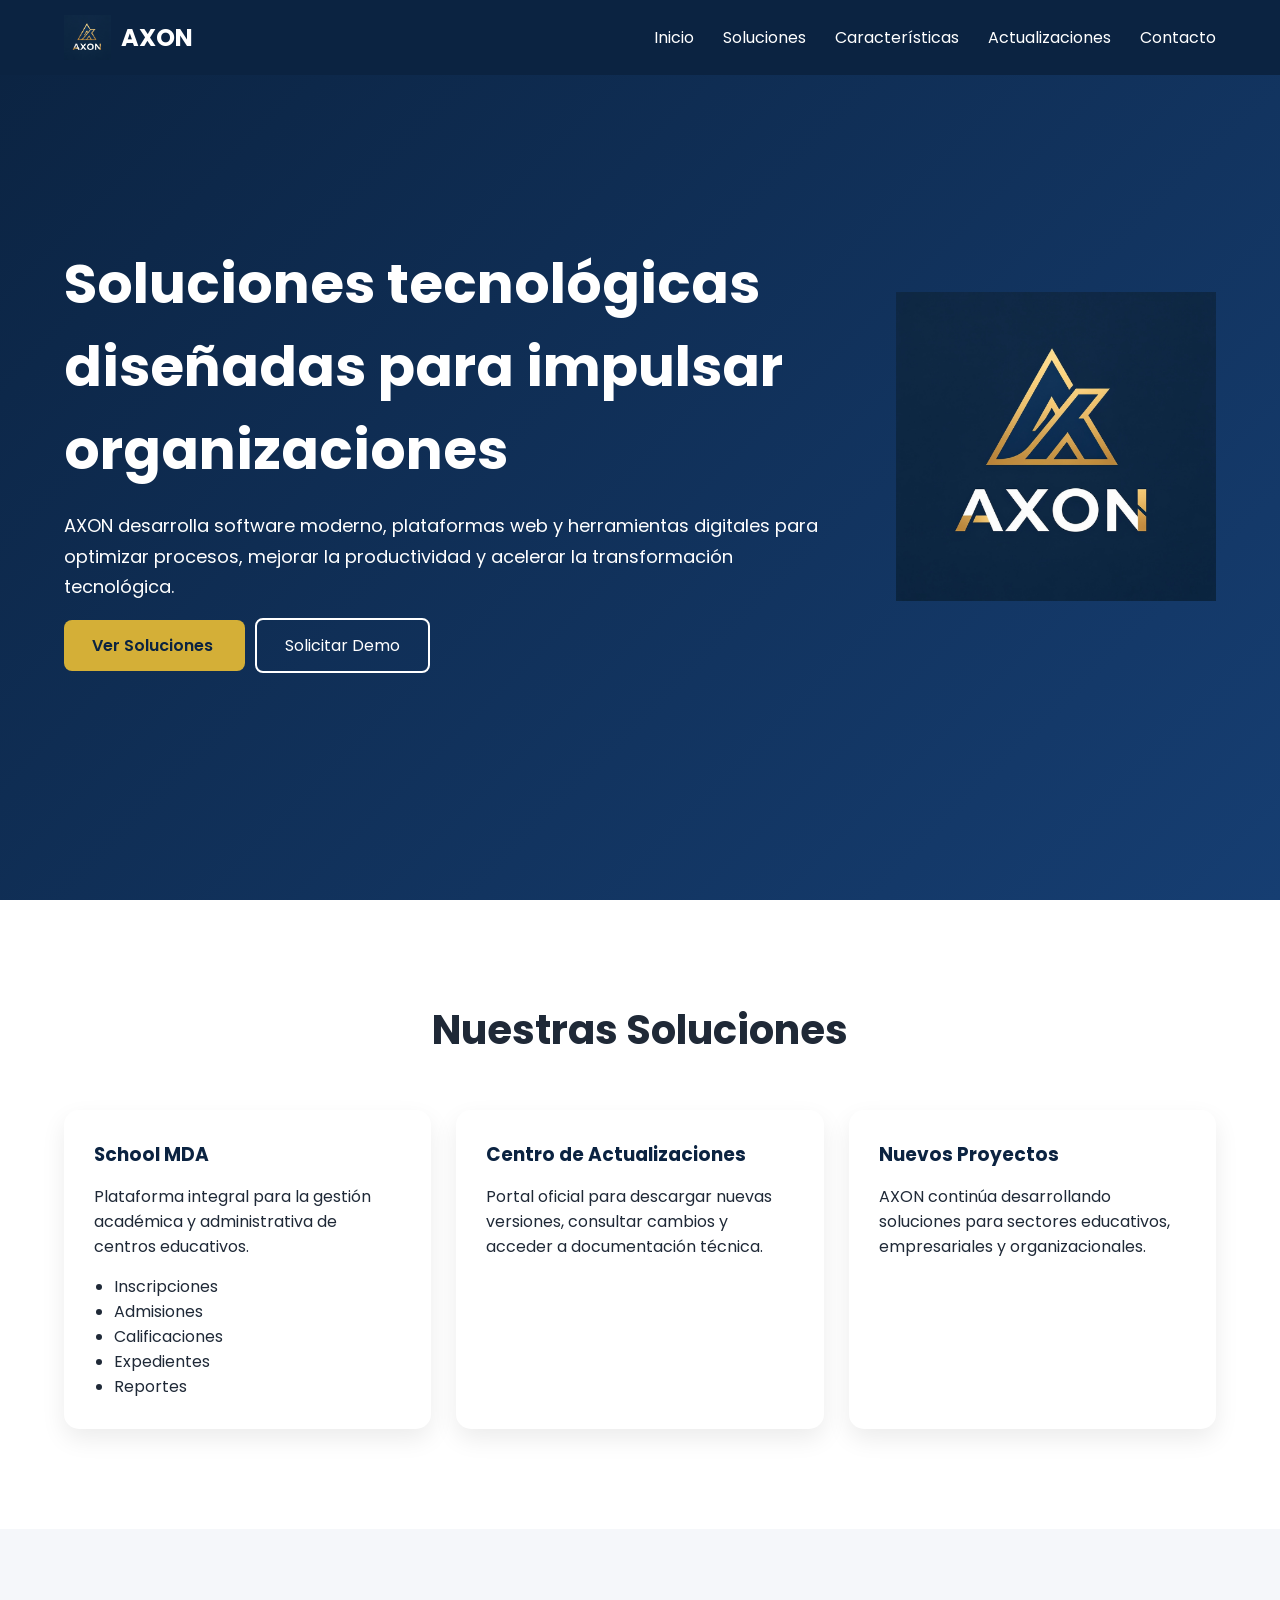
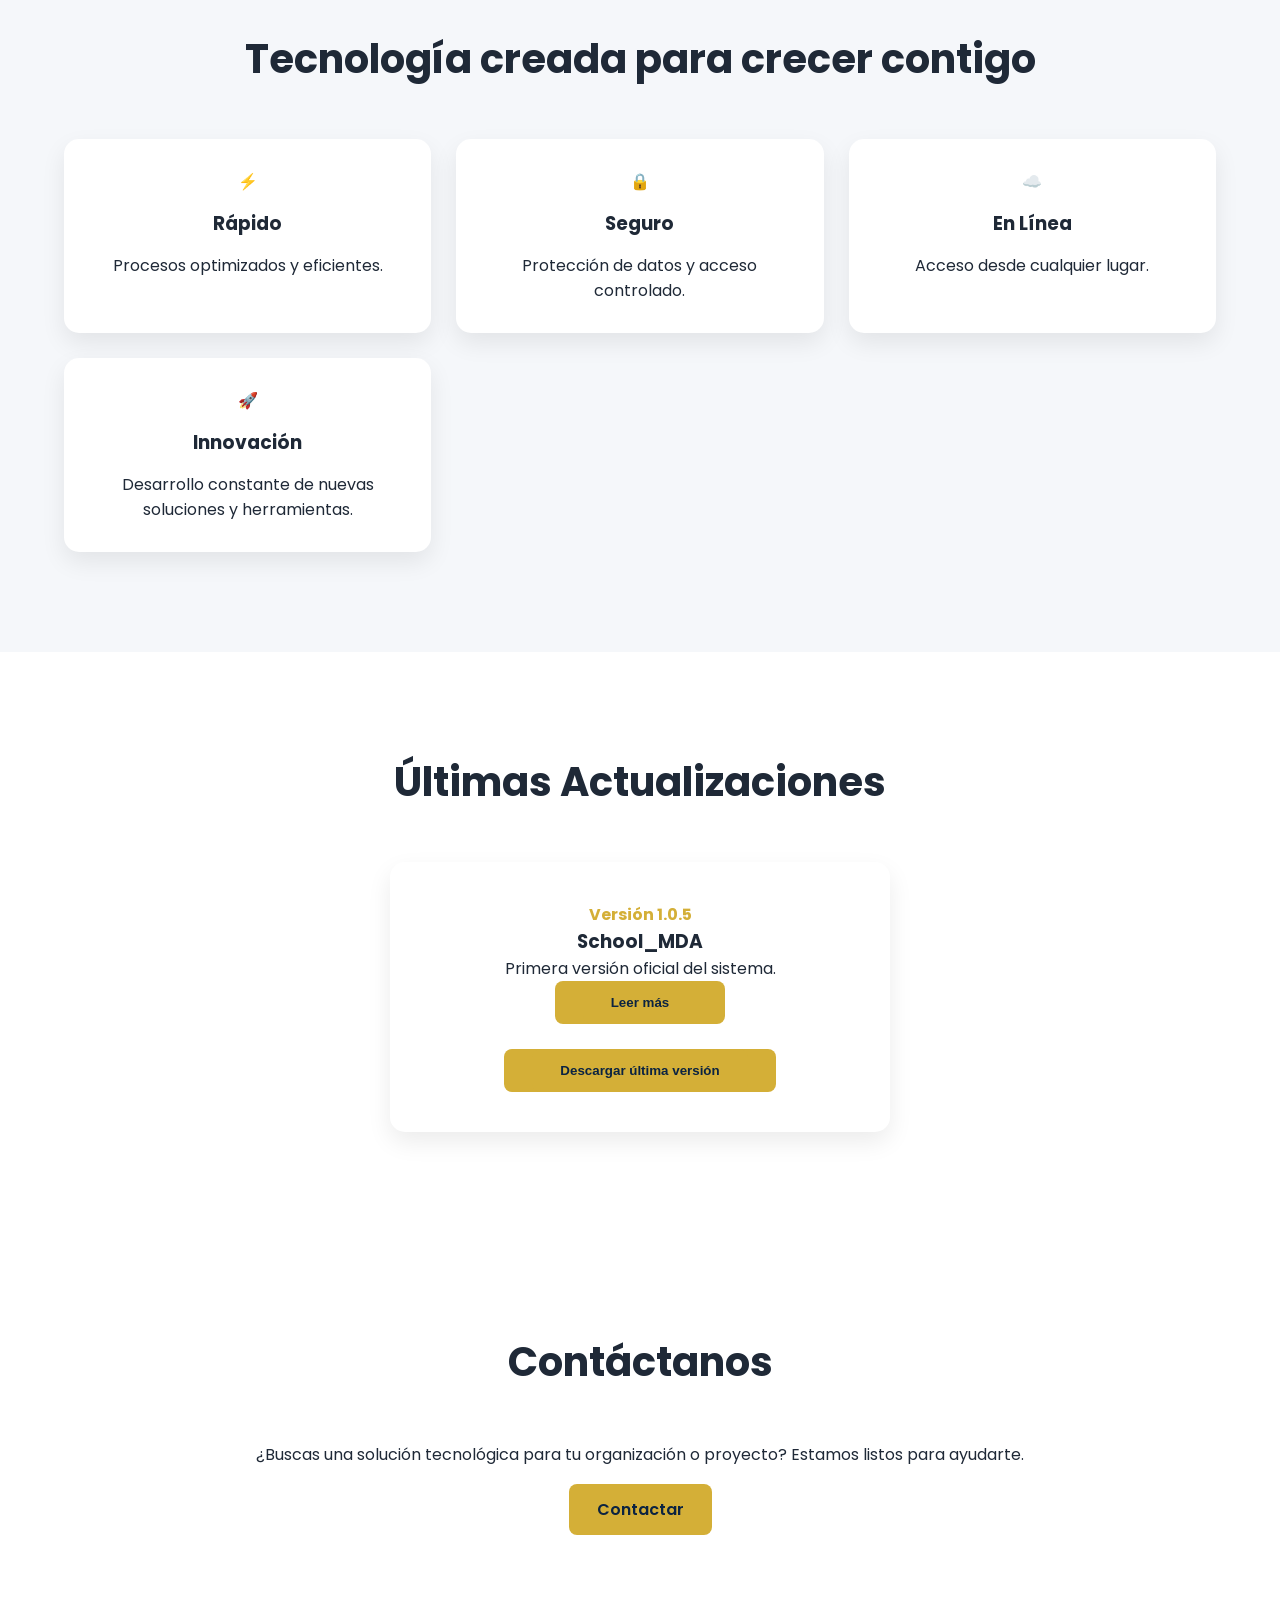
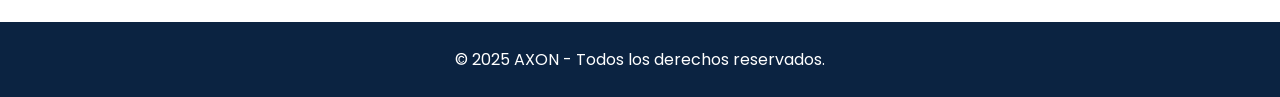
<file: index.html>
<!DOCTYPE html>
<html lang="es">
<head>
    <meta charset="UTF-8">
    <meta name="viewport" content="width=device-width, initial-scale=1.0">
    <title>AXON | Soluciones Tecnológicas</title>

    <link rel="stylesheet" href="css/style.css">

    <link rel="preconnect" href="https://fonts.googleapis.com">
    <link href="https://fonts.googleapis.com/css2?family=Poppins:wght@300;400;500;600;700&display=swap" rel="stylesheet">
</head>
<body>

    <!-- NAVBAR -->

    <header class="navbar">
        <div class="container nav-content">

            <div class="logo">
                <img src="img/AXON Logo.png" alt="AXON">
                <span>AXON</span>
            </div>

            <nav>
                <a href="#inicio">Inicio</a>
                <a href="#productos">Soluciones</a>
                <a href="#caracteristicas">Características</a>
                <a href="#actualizaciones">Actualizaciones</a>
                <a href="#contacto">Contacto</a>
            </nav>

        </div>
    </header>

    <!-- HERO -->

    <section class="hero" id="inicio">

        <div class="container hero-content">

            <div class="hero-text">

                <h1>
                    Soluciones tecnológicas diseñadas para impulsar organizaciones
                </h1>

                <p>
                    AXON desarrolla software moderno, plataformas web y herramientas digitales
                    para optimizar procesos, mejorar la productividad y acelerar la transformación tecnológica.
                </p>

                <div class="hero-buttons">
                    <a href="#productos" class="btn-primary">
                        Ver Soluciones
                    </a>

                    <a href="#contacto" class="btn-secondary">
                        Solicitar Demo
                    </a>
                </div>

            </div>

            <div class="hero-image">
                <img src="img/AXON Logo.png" alt="AXON">
            </div>

        </div>

    </section>

    <!-- PRODUCTOS -->

    <section class="products" id="productos">

        <div class="container">

            <h2>Nuestras Soluciones</h2>

            <div class="cards">

                <div class="card">

                    <h3>School MDA</h3>

                    <p>
                        Plataforma integral para la gestión académica y administrativa
                        de centros educativos.
                    </p>

                    <ul>
                        <li>Inscripciones</li>
                        <li>Admisiones</li>
                        <li>Calificaciones</li>
                        <li>Expedientes</li>
                        <li>Reportes</li>
                    </ul>

                </div>

                <div class="card">

                    <h3>Centro de Actualizaciones</h3>

                    <p>
                        Portal oficial para descargar nuevas versiones,
                        consultar cambios y acceder a documentación técnica.
                    </p>

                </div>

               <div class="card">

                    <h3>Nuevos Proyectos</h3>

                    <p>
                        AXON continúa desarrollando soluciones para sectores educativos,
                        empresariales y organizacionales.
                    </p>

                </div>

            </div>

        </div>

    </section>

    <!-- CARACTERISTICAS -->

    <section class="features" id="caracteristicas">

        <div class="container">

            <h2>Tecnología creada para crecer contigo</h2>

            <div class="feature-grid">

                <div class="feature">
                    ⚡
                    <h3>Rápido</h3>
                    <p>Procesos optimizados y eficientes.</p>
                </div>

                <div class="feature">
                    🔒
                    <h3>Seguro</h3>
                    <p>Protección de datos y acceso controlado.</p>
                </div>

                <div class="feature">
                    ☁️
                    <h3>En Línea</h3>
                    <p>Acceso desde cualquier lugar.</p>
                </div>

               <div class="feature">
                    🚀
                    <h3>Innovación</h3>
                    <p>Desarrollo constante de nuevas soluciones y herramientas.</p>
                </div>

            </div>

        </div>

    </section>

    <!-- ACTUALIZACIONES -->

    <section class="updates" id="actualizaciones">

        <div class="container">

            <h2>Últimas Actualizaciones</h2>

            <div class="update-card">

                <span class="version">Versión 1.0.5</span>

                <h3>School_MDA</h3>

                <p>
                    Primera versión oficial del sistema.
                </p>
                   <button class="btn-primary">
                        <a href="https://zeus200122.github.io/AXON-SITE/proyectos/school-mda.html" class="btn-primary">
                            Leer más
                        </a>
                    </button>
                <br>
                <br>
                <button class="btn-primary">
    <a href="https://github.com/Zeus200122/School_MDA-Releases/releases/download/v1.0.5/School_MDA_Installer_v1.0.5.exe" class="btn-primary">
        Descargar última versión
    </a>
</button>

            </div>

        </div>

    </section>

    <!-- CONTACTO -->

    <section class="contact" id="contacto">

        <div class="container">

            <h2>Contáctanos</h2>

            <p>
                ¿Buscas una solución tecnológica para tu organización o proyecto?
                Estamos listos para ayudarte.
            </p>

            <a href="mailto:alejandro15moyamorel@gmail.com" class="btn-primary">
                Contactar
            </a>

        </div>

    </section>

    <!-- FOOTER -->

    <footer>

        <div class="container">

            <p>
                © 2025 AXON - Todos los derechos reservados.
            </p>

        </div>

    </footer>

    <script src="js/app.js"></script>

</body>
</html>
</file>
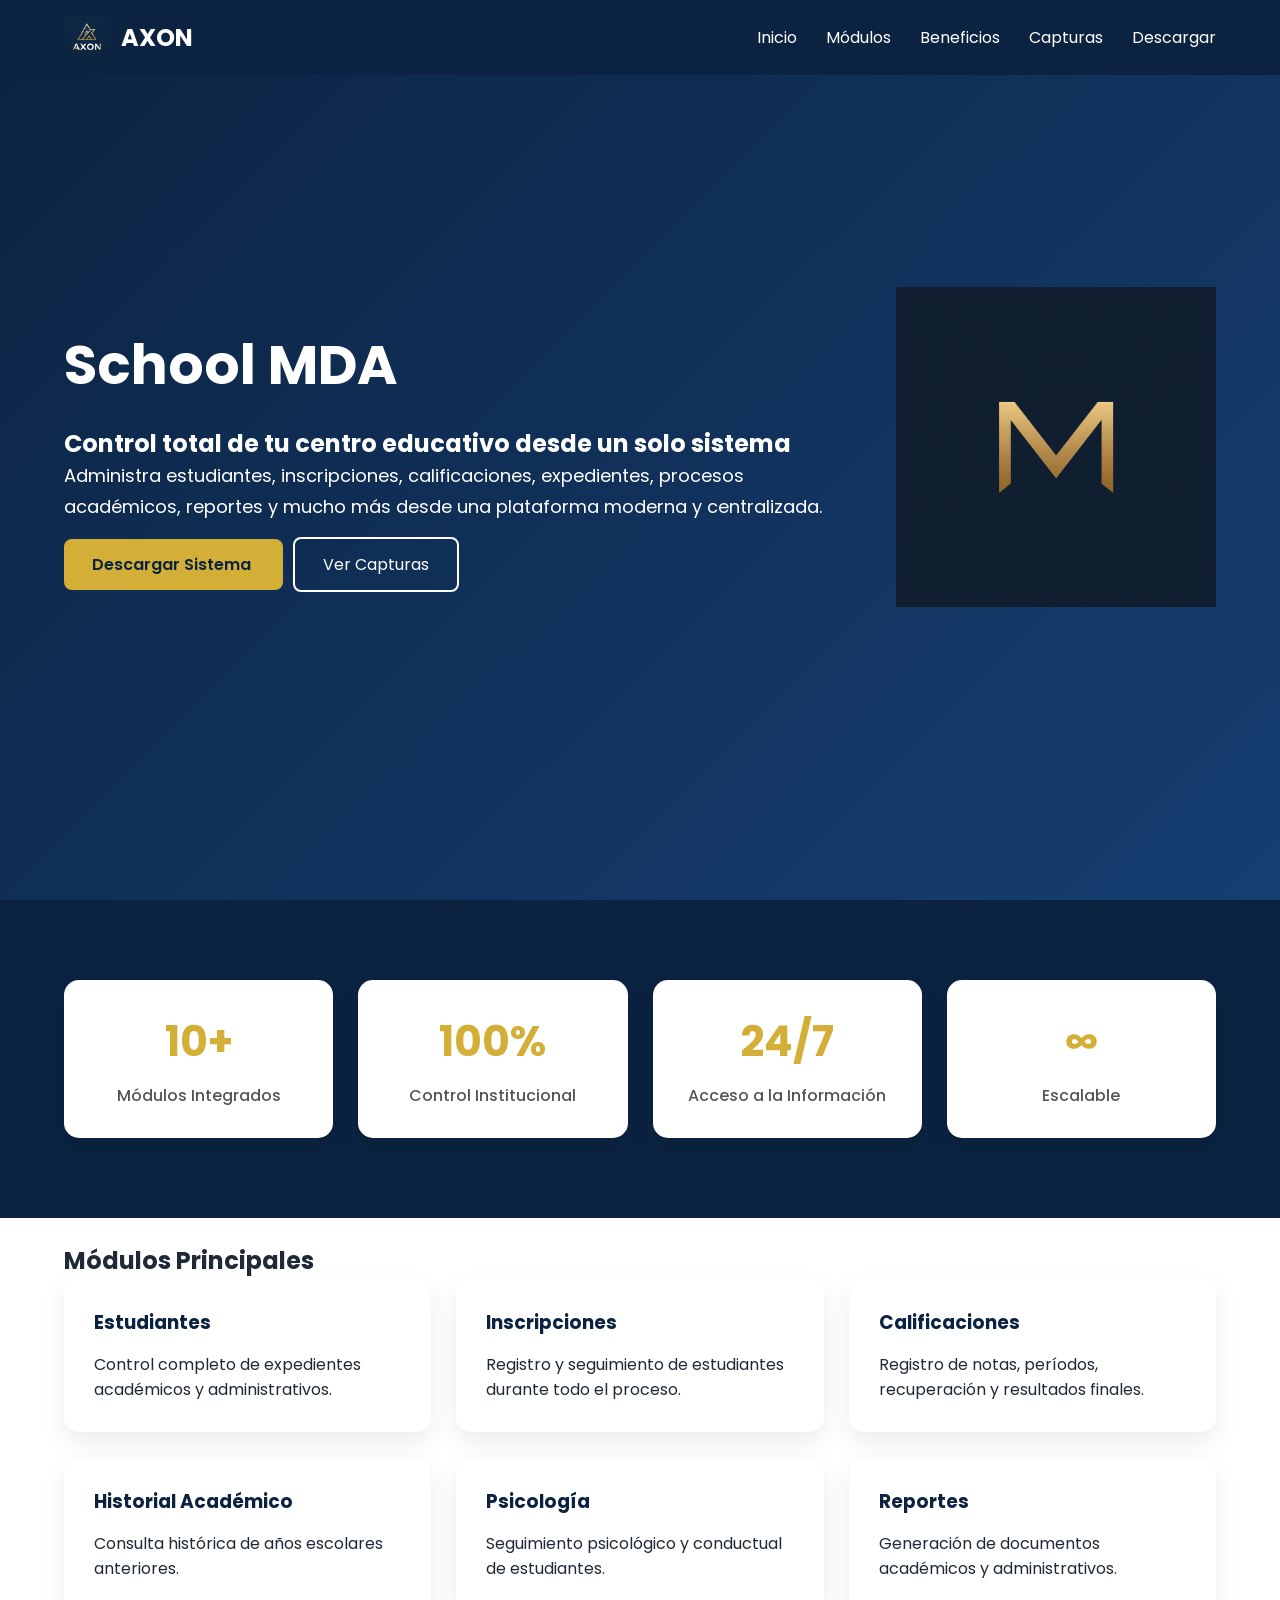
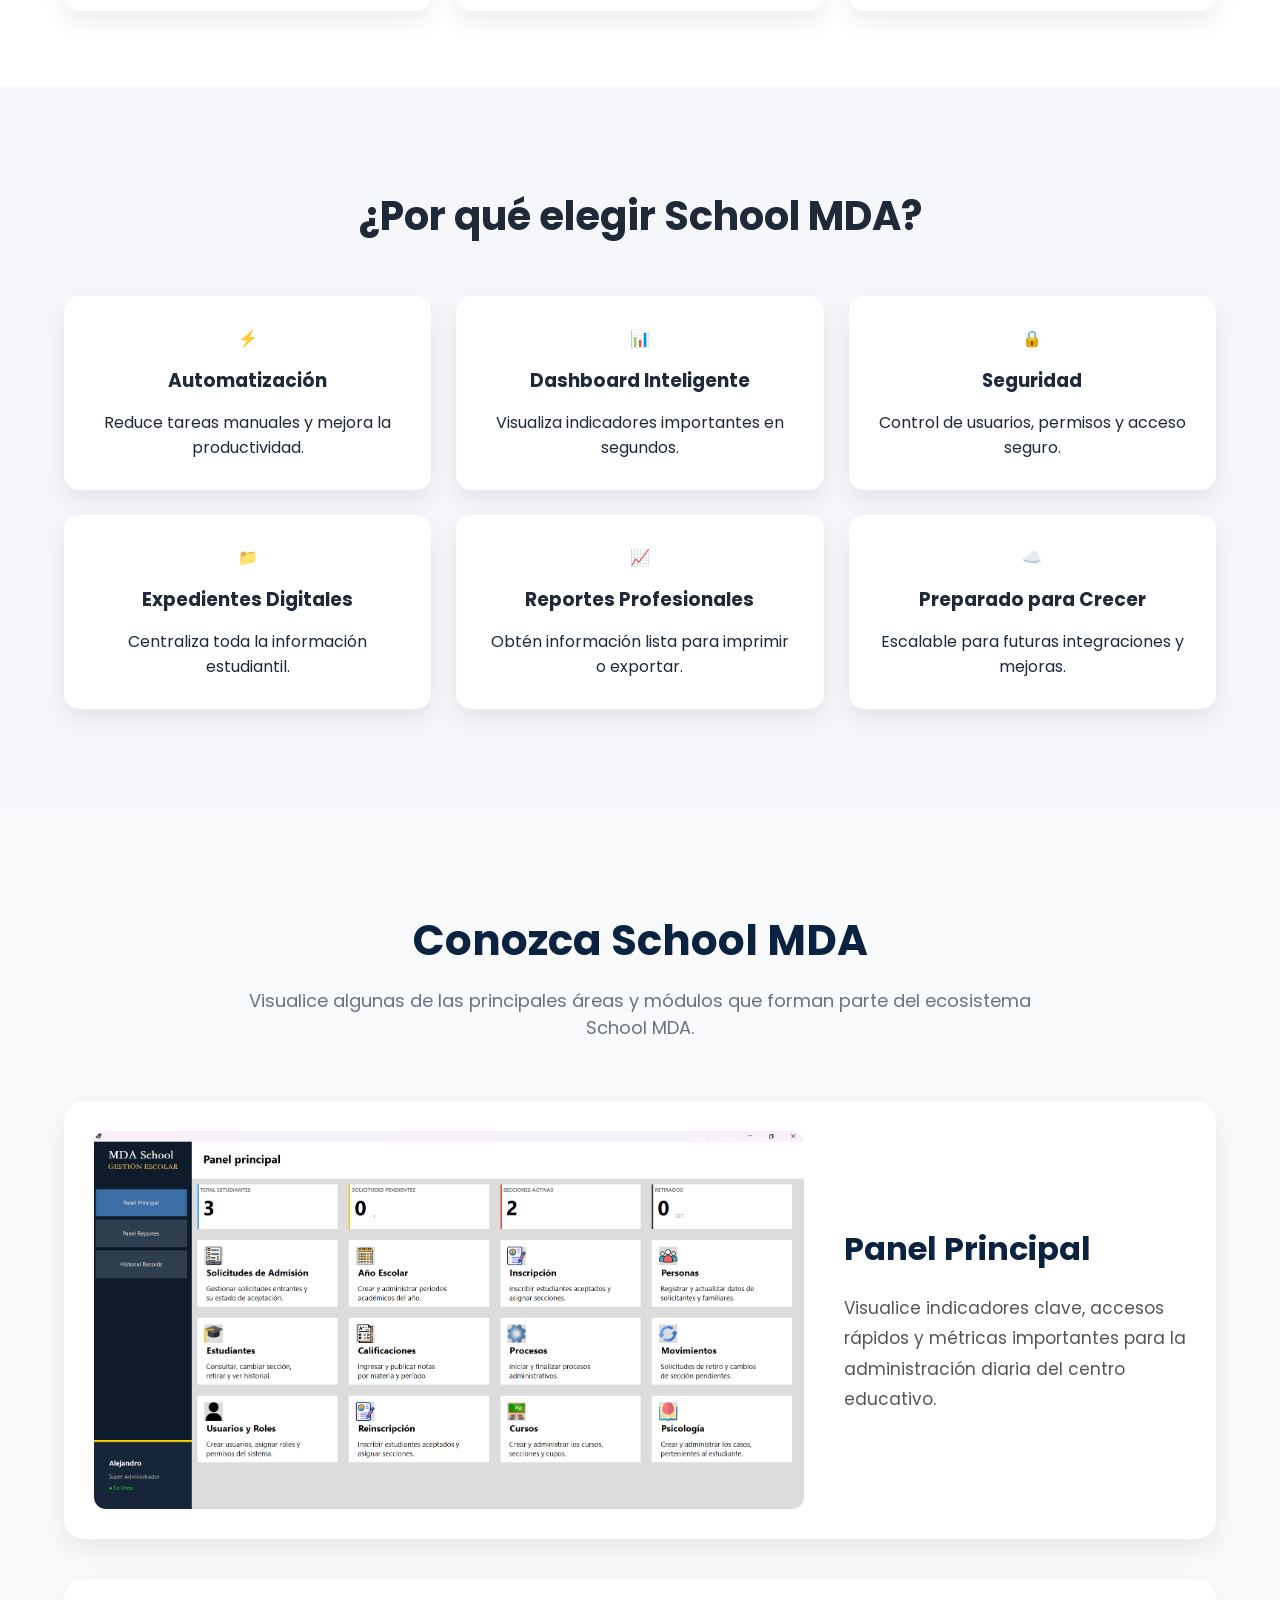
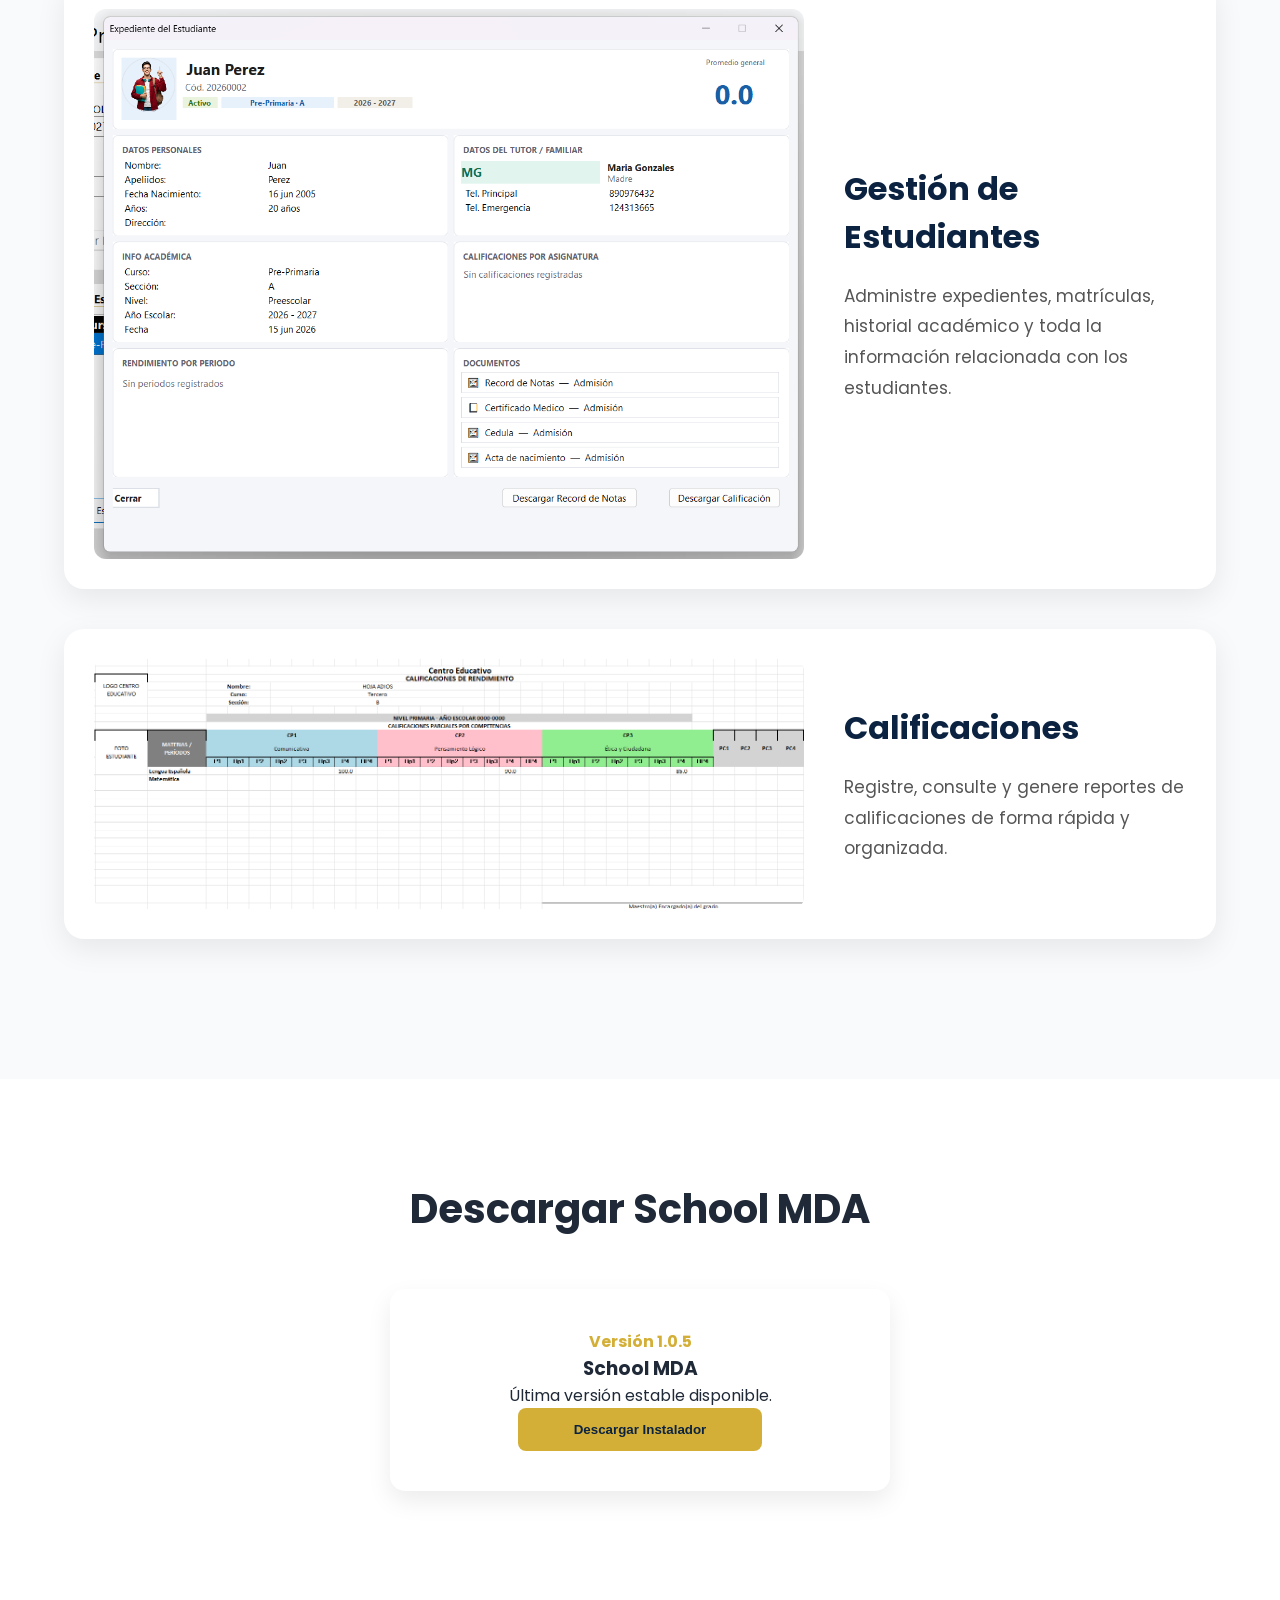
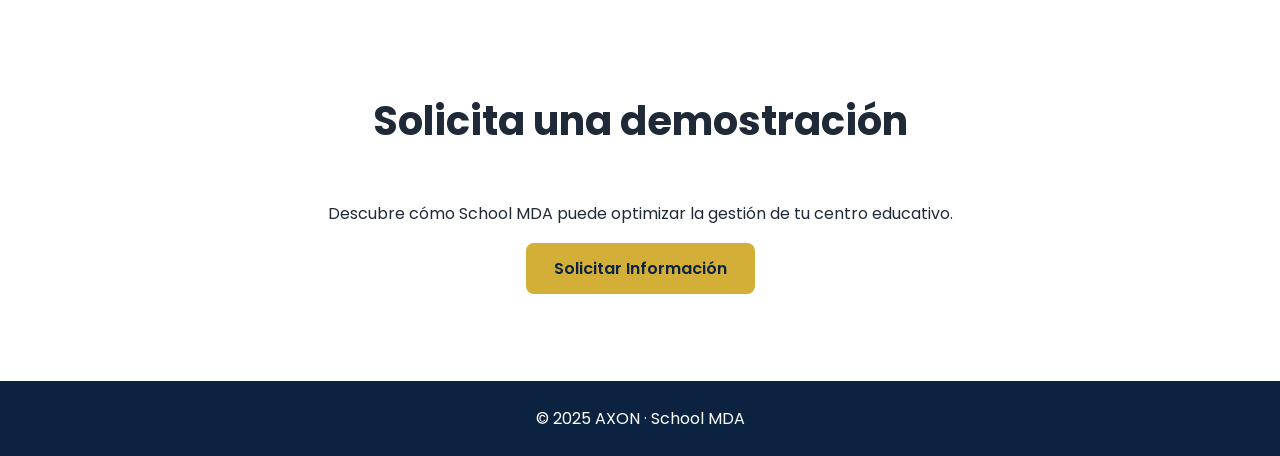
<file: proyectos/school-mda.html>
<!DOCTYPE html>
<html lang="es">
<head>
    <meta charset="UTF-8">
    <meta name="viewport" content="width=device-width, initial-scale=1.0">
    <title>School MDA | AXON</title>

    <link rel="stylesheet" href="../css/style.css">

    <link rel="preconnect" href="https://fonts.googleapis.com">
    <link href="https://fonts.googleapis.com/css2?family=Poppins:wght@300;400;500;600;700&display=swap" rel="stylesheet">
</head>
<body>

    <!-- NAVBAR -->

    <header class="navbar">

        <div class="container nav-content">

            <div class="logo">
                <img src="../img/AXON Logo.png" alt="AXON">
                <span>AXON</span>
            </div>

            <nav>
                <a href="https://zeus200122.github.io/AXON-SITE/">Inicio</a>
                <a href="#modulos">Módulos</a>
                <a href="#beneficios">Beneficios</a>
                <a href="#capturas">Capturas</a>
                <a href="#descargar">Descargar</a>
            </nav>

        </div>

    </header>

    <!-- HERO -->

    <section class="hero">

        <div class="container hero-content">

            <div class="hero-text">

                <h1>
                    School MDA
                </h1>

                <h2>
                    Control total de tu centro educativo desde un solo sistema
                </h2>

                <p>
                    Administra estudiantes, inscripciones, calificaciones,
                    expedientes, procesos académicos, reportes y mucho más
                    desde una plataforma moderna y centralizada.
                </p>

                <div class="hero-buttons">

                    <a href="#descargar" class="btn-primary">
                        Descargar Sistema
                    </a>

                    <a href="#capturas" class="btn-secondary">
                        Ver Capturas
                    </a>

                </div>

            </div>

            <div class="hero-image">
                <img src="../img/school-mda-logo.jpg" alt="School MDA">
            </div>

        </div>

    </section>

    <!-- ESTADISTICAS -->

   <section class="stats">

        <div class="container">

            <div class="stats-grid">

                <div class="stat-card">
                    <h3>10+</h3>
                    <p>Módulos Integrados</p>
                </div>

                <div class="stat-card">
                    <h3>100%</h3>
                    <p>Control Institucional</p>
                </div>

                <div class="stat-card">
                    <h3>24/7</h3>
                    <p>Acceso a la Información</p>
                </div>

                <div class="stat-card">
                    <h3>∞</h3>
                    <p>Escalable</p>
                </div>

            </div>

        </div>

    </section>

    <!-- MODULOS -->

    <section class="modules" id="modulos">

        <div class="container">

                        <br>

            <h2>Módulos Principales</h2>

            <div class="cards">

                <div class="card">
                    <h3>Estudiantes</h3>
                    <p>Control completo de expedientes académicos y administrativos.</p>
                </div>

                <div class="card">
                    <h3>Inscripciones</h3>
                    <p>Registro y seguimiento de estudiantes durante todo el proceso.</p>
                </div>

                <div class="card">
                    <h3>Calificaciones</h3>
                    <p>Registro de notas, períodos, recuperación y resultados finales.</p>
                </div>

                <div class="card">
                    <h3>Historial Académico</h3>
                    <p>Consulta histórica de años escolares anteriores.</p>
                </div>

                <div class="card">
                    <h3>Psicología</h3>
                    <p>Seguimiento psicológico y conductual de estudiantes.</p>
                </div>

                <div class="card">
                    <h3>Reportes</h3>
                    <p>Generación de documentos académicos y administrativos.</p>
                </div>

                <br>
                <br>

            </div>

        </div>

    </section>

    <!-- BENEFICIOS -->

    <section class="features" id="beneficios">

        <div class="container">

            <h2>¿Por qué elegir School MDA?</h2>

            <div class="feature-grid">

                <div class="feature">
                    ⚡
                    <h3>Automatización</h3>
                    <p>Reduce tareas manuales y mejora la productividad.</p>
                </div>

                <div class="feature">
                    📊
                    <h3>Dashboard Inteligente</h3>
                    <p>Visualiza indicadores importantes en segundos.</p>
                </div>

                <div class="feature">
                    🔒
                    <h3>Seguridad</h3>
                    <p>Control de usuarios, permisos y acceso seguro.</p>
                </div>

                <div class="feature">
                    📁
                    <h3>Expedientes Digitales</h3>
                    <p>Centraliza toda la información estudiantil.</p>
                </div>

                <div class="feature">
                    📈
                    <h3>Reportes Profesionales</h3>
                    <p>Obtén información lista para imprimir o exportar.</p>
                </div>

                <div class="feature">
                    ☁️
                    <h3>Preparado para Crecer</h3>
                    <p>Escalable para futuras integraciones y mejoras.</p>
                </div>

    

            </div>

        </div>

    </section>

    <!-- CAPTURAS -->

    <section class="screenshots" id="capturas">

    <div class="container">

        <h2>Conozca School MDA</h2>

        <p class="section-description">
            Visualice algunas de las principales áreas y módulos que forman parte del ecosistema School MDA.
        </p>

        <div class="screenshot-card">

            <img src="../img/dashboard.png" alt="Dashboard">

            <div class="screenshot-content">
                <h3>Panel Principal</h3>

                <p>
                    Visualice indicadores clave, accesos rápidos y métricas
                    importantes para la administración diaria del centro educativo.
                </p>
            </div>

        </div>

        <div class="screenshot-card">

            <img src="../img/estudiantes.png" alt="Estudiantes">

            <div class="screenshot-content">
                <h3>Gestión de Estudiantes</h3>

                <p>
                    Administre expedientes, matrículas, historial académico
                    y toda la información relacionada con los estudiantes.
                </p>
            </div>

        </div>

        <div class="screenshot-card">

            <img src="../img/calificaciones.png" alt="Calificaciones">

            <div class="screenshot-content">
                <h3>Calificaciones</h3>

                <p>
                    Registre, consulte y genere reportes de calificaciones
                    de forma rápida y organizada.
                </p>
            </div>

        </div>

    </div>

</section>

    <!-- DESCARGA -->

    <section class="updates" id="descargar">

        <div class="container">

            <h2>Descargar School MDA</h2>

            <div class="update-card">

                <span class="version">
                    Versión 1.0.5
                </span>

                <h3>School MDA</h3>

                <p>
                    Última versión estable disponible.
                </p>


                <button class="btn-primary">
                    <a
                    href="https://github.com/Zeus200122/School_MDA-Releases/releases/download/v1.0.5/School_MDA_Installer_v1.0.5.exe"
                    class="btn-primary">

                    Descargar Instalador

                </a>
                </button>

                

            </div>

        </div>

    </section>

    <!-- CONTACTO -->

    <section class="contact">

        <div class="container">

            <h2>Solicita una demostración</h2>

            <p>
                Descubre cómo School MDA puede optimizar la gestión de tu centro educativo.
            </p>

            <a href="mailto:alejandro15moyamorel@gmail.com" class="btn-primary">
                Solicitar Información
            </a>

        </div>

    </section>

    <!-- FOOTER -->

    <footer>

        <div class="container">

            <p>
                © 2025 AXON · School MDA
            </p>

        </div>

    </footer>

</body>
</html>
</file>
<file: css/style.css>
*{
    margin:0;
    padding:0;
    box-sizing:border-box;
}

html{
    scroll-behavior:smooth;
}

body{
    font-family:'Poppins',sans-serif;
    color:#1F2937;
}

.container{
    width:90%;
    max-width:1200px;
    margin:auto;
}

.navbar{
    position:fixed;
    width:100%;
    top:0;
    z-index:1000;
    background:#0B2341;
}

.nav-content{
    display:flex;
    justify-content:space-between;
    align-items:center;
    padding:15px 0;
}

.logo{
    display:flex;
    align-items:center;
    gap:10px;
    color:white;
    font-size:24px;
    font-weight:700;
}

.logo img{
    height:45px;
}

nav a{
    color:white;
    text-decoration:none;
    margin-left:25px;
    transition:.3s;
}

nav a:hover{
    color:#D4AF37;
}

.hero{
    min-height:100vh;
    background:linear-gradient(135deg,#0B2341,#163E72);
    color:white;
    display:flex;
    align-items:center;
}

.hero-content{
    display:flex;
    justify-content:space-between;
    align-items:center;
    gap:50px;
}

.hero-text h1{
    font-size:55px;
    margin-bottom:20px;
}

.hero-text p{
    font-size:18px;
    line-height:1.7;
}

.hero-buttons{
    margin-top:30px;
}

.btn-primary{
    background:#D4AF37;
    color:#0B2341;
    padding:14px 28px;
    border-radius:8px;
    text-decoration:none;
    font-weight:600;
    border:none;
    cursor:pointer;
}

.btn-secondary{
    border:2px solid white;
    color:white;
    padding:14px 28px;
    border-radius:8px;
    text-decoration:none;
    margin-left:10px;
}

.hero-image img{
    width:320px;
}

.products,
.features,
.updates,
.contact{
    padding:100px 0;
}

.products h2,
.features h2,
.updates h2,
.contact h2{
    text-align:center;
    margin-bottom:50px;
    font-size:40px;
}

.cards{
    display:grid;
    grid-template-columns:repeat(auto-fit,minmax(280px,1fr));
    gap:25px;
}

.card{
    padding:30px;
    border-radius:15px;
    box-shadow:0 10px 25px rgba(0,0,0,.08);
}

.modules .cards{
    display:grid;
    grid-template-columns:repeat(3, 1fr);
    gap:25px;
}

.card h3{
    color:#0B2341;
    margin-bottom:15px;
}

.card ul{
    margin-top:15px;
    padding-left:20px;
}

.features{
    background:#F5F7FA;
}

.feature-grid{
    display:grid;
    grid-template-columns:repeat(3, 1fr);
    gap:25px;
}

.feature{
    background:white;
    padding:30px;
    text-align:center;
    border-radius:15px;
    box-shadow:0 10px 25px rgba(0,0,0,.08);
}

.feature h3{
    margin:15px 0;
}

.update-card{
    max-width:500px;
    margin:auto;
    text-align:center;
    padding:40px;
    border-radius:15px;
    box-shadow:0 10px 25px rgba(0,0,0,.08);
}

.version{
    color:#D4AF37;
    font-weight:bold;
}

.contact{
    text-align:center;
}

.contact p{
    margin-bottom:30px;
}

footer{
    background:#0B2341;
    color:white;
    text-align:center;
    padding:25px;
}





.screenshots{
    padding:100px 0;
    background:#F8FAFC;
}

.screenshots h2{
    text-align:center;
    font-size:42px;
    color:#0B2341;
    margin-bottom:15px;
}

.section-description{
    text-align:center;
    max-width:800px;
    margin:0 auto 60px auto;
    color:#6B7280;
    font-size:18px;
}





.screenshot-card{
    display:flex;
    align-items:center;
    gap:40px;

    background:white;

    border-radius:20px;

    padding:30px;

    margin-bottom:40px;

    box-shadow:0 10px 30px rgba(0,0,0,.08);
}

.screenshot-card img{
    width:65%;
    border-radius:12px;
}

.screenshot-content{
    flex:1;
}

.screenshot-content h3{
    font-size:32px;
    color:#0B2341;
    margin-bottom:20px;
}

.screenshot-content p{
    font-size:17px;
    line-height:1.8;
    color:#555;
}


.stats{
    padding:80px 0;
    background:#0B2341;
}

.stats-grid{
    display:grid;
    grid-template-columns:repeat(4,1fr);
    gap:25px;
}

.stat-card{
    background:white;
    border-radius:15px;
    padding:30px;
    text-align:center;
    box-shadow:0 10px 25px rgba(0,0,0,.08);
}

.stat-card h3{
    font-size:42px;
    color:#D4AF37;
    margin-bottom:10px;
}

.stat-card p{
    color:#555;
    font-weight:500;
}

@media(max-width:900px){

    .hero-content{
        flex-direction:column;
        text-align:center;
    }

    .hero-text h1{
        font-size:40px;
    }

    nav{
        display:none;
    }
}

@media(max-width:900px){

    .stats-grid{
        grid-template-columns:repeat(2,1fr);
    }

}

@media(max-width:600px){

    .stats-grid{
        grid-template-columns:1fr;
    }

}
</file>
